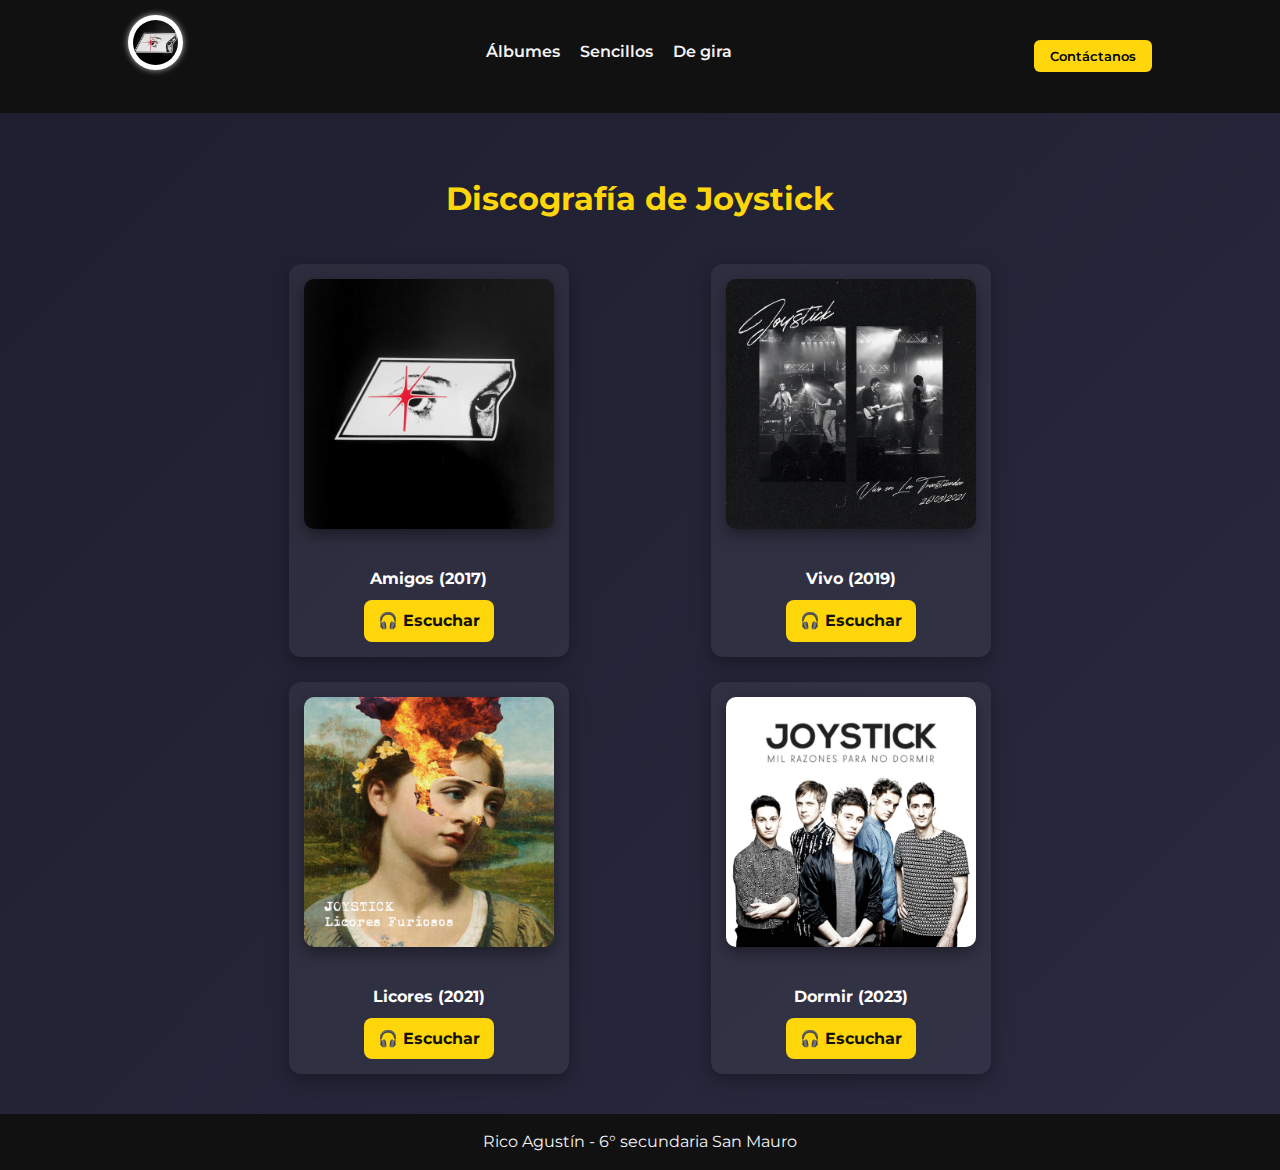
<file: album.html>
<!DOCTYPE html>
<html lang="es">

<head>
  <meta charset="UTF-8">
  <meta name="viewport" content="width=device-width, initial-scale=1.0">
  <title>Joystick - Álbumes</title>
  <link rel="stylesheet" href="estilos/album.css">
</head>

<body>
  <header class="header">
    <div class="logo"><a href="index.html"><img src="img/logo.jpg" alt="Logo de la banda Joystick"></a></div>
    <nav>
      <ul class="nav-links">
        <li><a href="album.html">Álbumes</a></li>
        <li><a href="sencillos.html">Sencillos</a></li>
        <li><a href="gira.html">De gira</a></li>
      </ul>
    </nav>
    <a href="form.html" class="boton"><button>Contáctanos</button></a>
  </header>

  <main>
    <h1>Discografía de Joystick</h1>
    <div class="fotos">
      <div class="album">
        <img src="img/amigos.jpg" alt="Álbum Amigos">
        <div class="overlay">
          <p>Incluye: “Volviendo al Principio”</p>
        </div>
        <h3>Amigos (2017)</h3>
        <a href="https://open.spotify.com/intl-es/album/32tPjI13s2DMBQvLDtMVUB" target="_blank" class="listen-btn">🎧 Escuchar</a>
      </div>

      <div class="album">
        <img src="img/vivo.jpg" alt="Álbum Vivo">
        <div class="overlay">
          <p>Grabado en vivo en Teatro Sony</p>
        </div>
        <h3>Vivo (2019)</h3>
        <a href="https://open.spotify.com/intl-es/artist/4jLnkyQUqdN35FQGBPAhji" target="_blank" class="listen-btn">🎧 Escuchar</a>
      </div>

      <div class="album">
        <img src="img/licores.jpg" alt="Álbum Licores">
        <div class="overlay">
          <p>Incluye: “Salida en TV”, “Lo Prendo Fuego”</p>
        </div>
        <h3>Licores (2021)</h3>
        <a href="https://open.spotify.com/intl-es/album/6640ugP2pnF9cej3WRQEnM" target="_blank" class="listen-btn">🎧 Escuchar</a>
      </div>

      <div class="album">
        <img src="img/dormir.jpg" alt="Álbum Dormir">
        <div class="overlay">
          <p>Último lanzamiento, con sonido renovado</p>
        </div>
        <h3>Dormir (2023)</h3>
        <a href="https://open.spotify.com/intl-es/album/6J7jfKcE1mgfQJVXZr0YL5" target="_blank" class="listen-btn">🎧 Escuchar</a>
      </div>
    </div>
  </main>

  <footer>
    <p>Rico Agustín - 6° secundaria San Mauro</p>
  </footer>
</body>

</html>
</file>
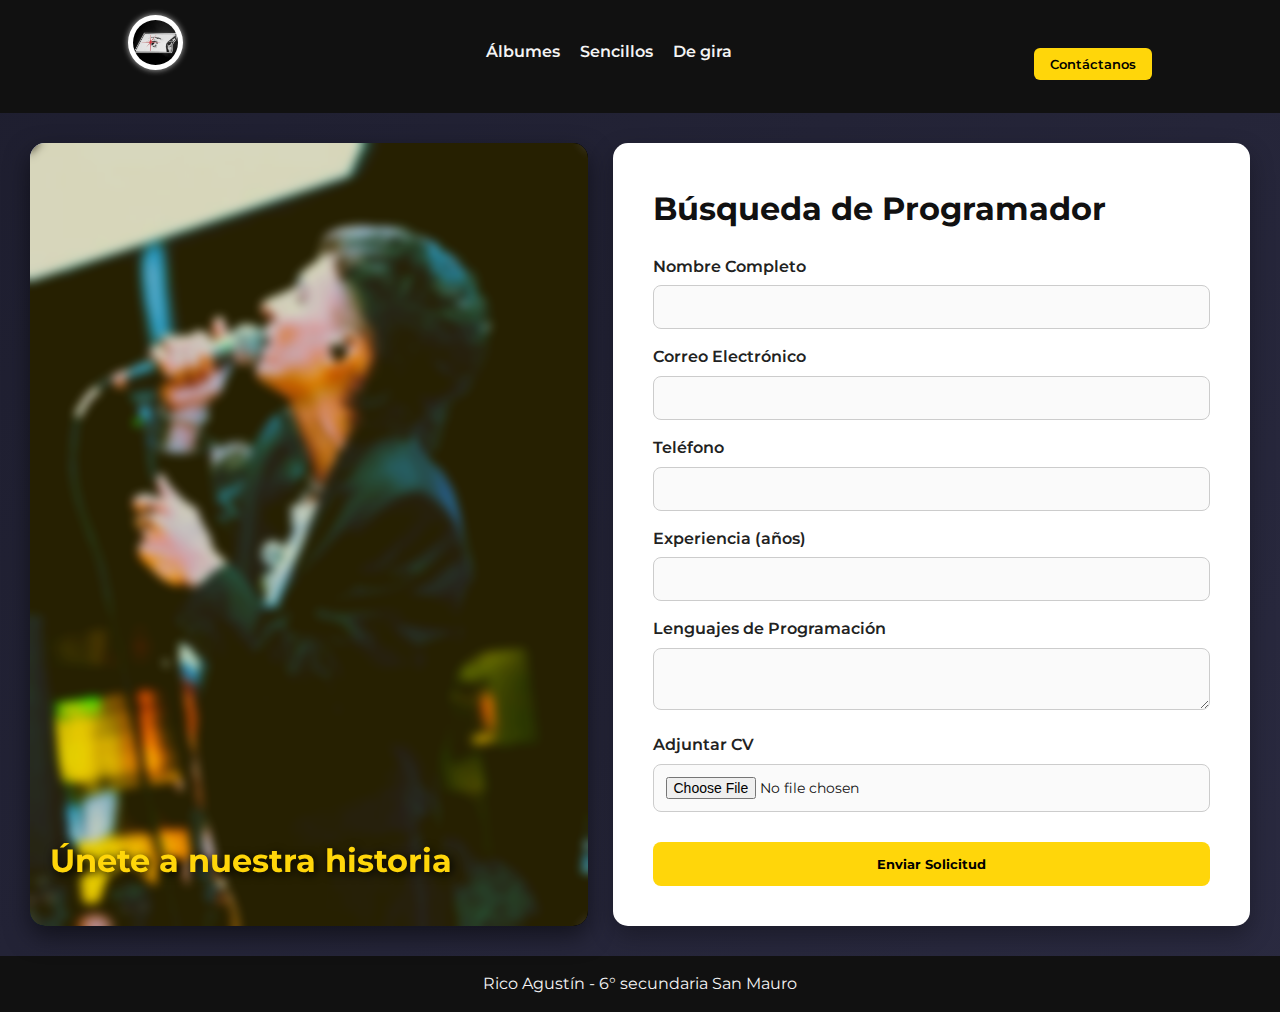
<file: form.html>
<!DOCTYPE html>
<html lang="es">

<head>
  <meta charset="UTF-8">
  <meta name="viewport" content="width=device-width, initial-scale=1.0">
  <title>Joystick - Contacto</title>
  <link rel="stylesheet" href="estilos/form.css">
</head>

<body>
  <header class="header">
    <div class="logo"><a href="index.html"><img src="img/logo.jpg" alt="Logo de la banda Joystick"></a></div>
    <nav>
      <ul class="nav-links">
        <li><a href="album.html">Álbumes</a></li>
        <li><a href="sencillos.html">Sencillos</a></li>
        <li><a href="gira.html">De gira</a></li>
      </ul>
    </nav>
    <a href="form.html" class="boton"><button>Contáctanos</button></a>
  </header>

  <main class="form-section">
    <!-- Imagen lateral -->
    <div class="form-image">
      <img src="img/form.jpg" alt="Imagen representativa de Joystick">
      <div class="overlay"></div>
      <h2 class="overlay-text">Únete a nuestra historia</h2>
    </div>

    <!-- Formulario -->
    <div class="form-container">
      <h1>Búsqueda de Programador</h1>
      <form>
        <div class="form-group">
          <label for="nombre">Nombre Completo</label>
          <input type="text" id="nombre" name="nombre" required>
        </div>

        <div class="form-group">
          <label for="email">Correo Electrónico</label>
          <input type="email" id="email" name="email" required>
        </div>

        <div class="form-group">
          <label for="telefono">Teléfono</label>
          <input type="tel" id="telefono" name="telefono" required>
        </div>

        <div class="form-group">
          <label for="experiencia">Experiencia (años)</label>
          <input type="number" id="experiencia" name="experiencia" min="0" required>
        </div>

        <div class="form-group">
          <label for="lenguajes">Lenguajes de Programación</label>
          <textarea id="lenguajes" name="lenguajes"></textarea>
        </div>

        <div class="form-group">
          <label for="cv">Adjuntar CV</label>
          <input type="file" id="cv" name="cv" accept=".pdf,.doc,.docx">
        </div>

        <button type="submit">Enviar Solicitud</button>
      </form>
    </div>
  </main>

  <footer>
    <p>Rico Agustín - 6° secundaria San Mauro</p>
  </footer>
</body>

</html>
</file>
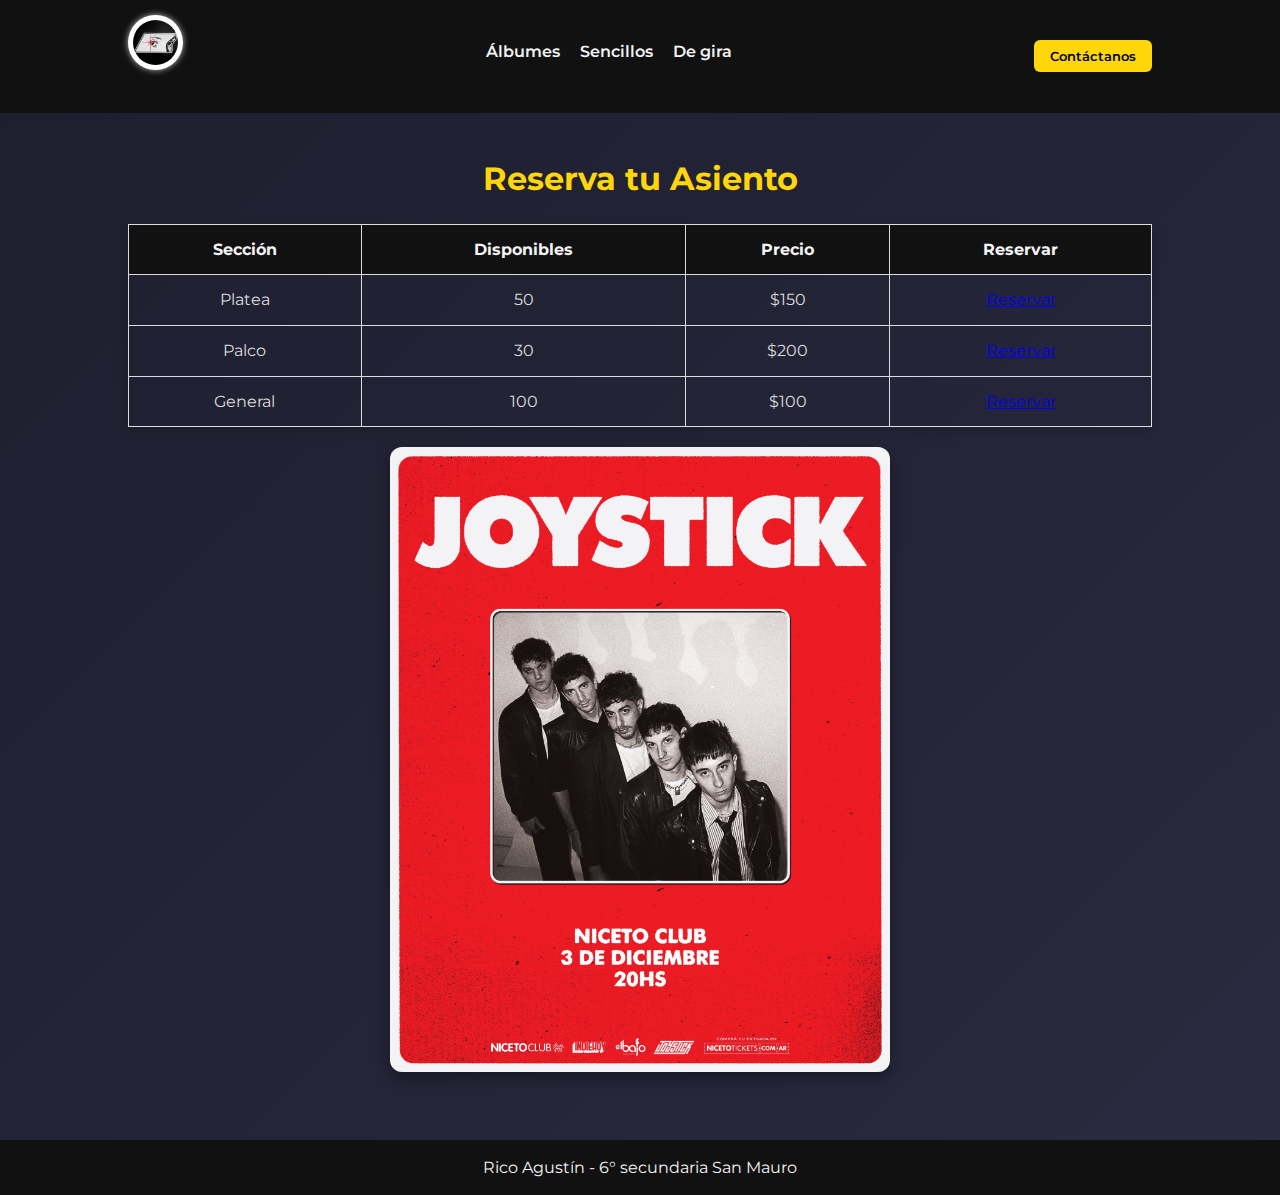
<file: gira.html>
<!DOCTYPE html>
<html lang="es">

<head>
  <meta charset="UTF-8">
  <meta name="viewport" content="width=device-width, initial-scale=1.0">
  <title>Joystick - Gira</title>
  <link rel="stylesheet" href="estilos/gira.css">
</head>

<body>
  <header class="header">
    <div class="logo"><a href="index.html"><img src="img/logo.jpg" alt="Logo de la banda Joystick"></a></div>
    <nav>
      <ul class="nav-links">
        <li><a href="album.html">Álbumes</a></li>
        <li><a href="sencillos.html">Sencillos</a></li>
        <li><a href="gira.html">De gira</a></li>
      </ul>
    </nav>
    <a href="form.html" class="boton"><button>Contáctanos</button></a>
  </header>

  <main class="theater">
    <h1>Reserva tu Asiento</h1>
    <table>
      <thead>
        <tr>
          <th>Sección</th>
          <th>Disponibles</th>
          <th>Precio</th>
          <th>Reservar</th>
        </tr>
      </thead>
      <tbody>
        <tr><td>Platea</td><td>50</td><td>$150</td><td><a href="https://www.google.com/aclk?sa=L&ai=DChsSEwiGmoyBs_SQAxUrQEgAHcaKDMYYACICCAEQABoCY2U&co=1&gclid=Cj0KCQiA5uDIBhDAARIsAOxj0CENjgeTfHh0F_EQIuTqoYcIEAo8ikLxPaptEMUrxnS0lbsbTvN1B5AaAry_EALw_wcB&cid=[base64]&cce=2&sig=AOD64_3_xpm4x16EuH0P3kR50epMQVqvfw&q&adurl&ved=2ahUKEwjkkYeBs_SQAxWSDbkGHQyOCiwQ0Qx6BAgLEAE">Reservar</a></td></tr>
        <tr><td>Palco</td><td>30</td><td>$200</td><td><a href="https://www.google.com/aclk?sa=L&ai=DChsSEwiGmoyBs_SQAxUrQEgAHcaKDMYYACICCAEQABoCY2U&co=1&gclid=Cj0KCQiA5uDIBhDAARIsAOxj0CENjgeTfHh0F_EQIuTqoYcIEAo8ikLxPaptEMUrxnS0lbsbTvN1B5AaAry_EALw_wcB&cid=[base64]&cce=2&sig=AOD64_3_xpm4x16EuH0P3kR50epMQVqvfw&q&adurl&ved=2ahUKEwjkkYeBs_SQAxWSDbkGHQyOCiwQ0Qx6BAgLEAE">Reservar</a></td></tr>
        <tr><td>General</td><td>100</td><td>$100</td><td><a href="https://www.google.com/aclk?sa=L&ai=DChsSEwiGmoyBs_SQAxUrQEgAHcaKDMYYACICCAEQABoCY2U&co=1&gclid=Cj0KCQiA5uDIBhDAARIsAOxj0CENjgeTfHh0F_EQIuTqoYcIEAo8ikLxPaptEMUrxnS0lbsbTvN1B5AaAry_EALw_wcB&cid=[base64]&cce=2&sig=AOD64_3_xpm4x16EuH0P3kR50epMQVqvfw&q&adurl&ved=2ahUKEwjkkYeBs_SQAxWSDbkGHQyOCiwQ0Qx6BAgLEAE">Reservar</a></td></tr>
      </tbody>
    </table>
    <img src="img/gira.jpeg" alt="Cartel de la gira de Joystick">
  </main>

  <footer>
    <p>Rico Agustín - 6° secundaria San Mauro</p>
  </footer>
</body>

</html>
</file>
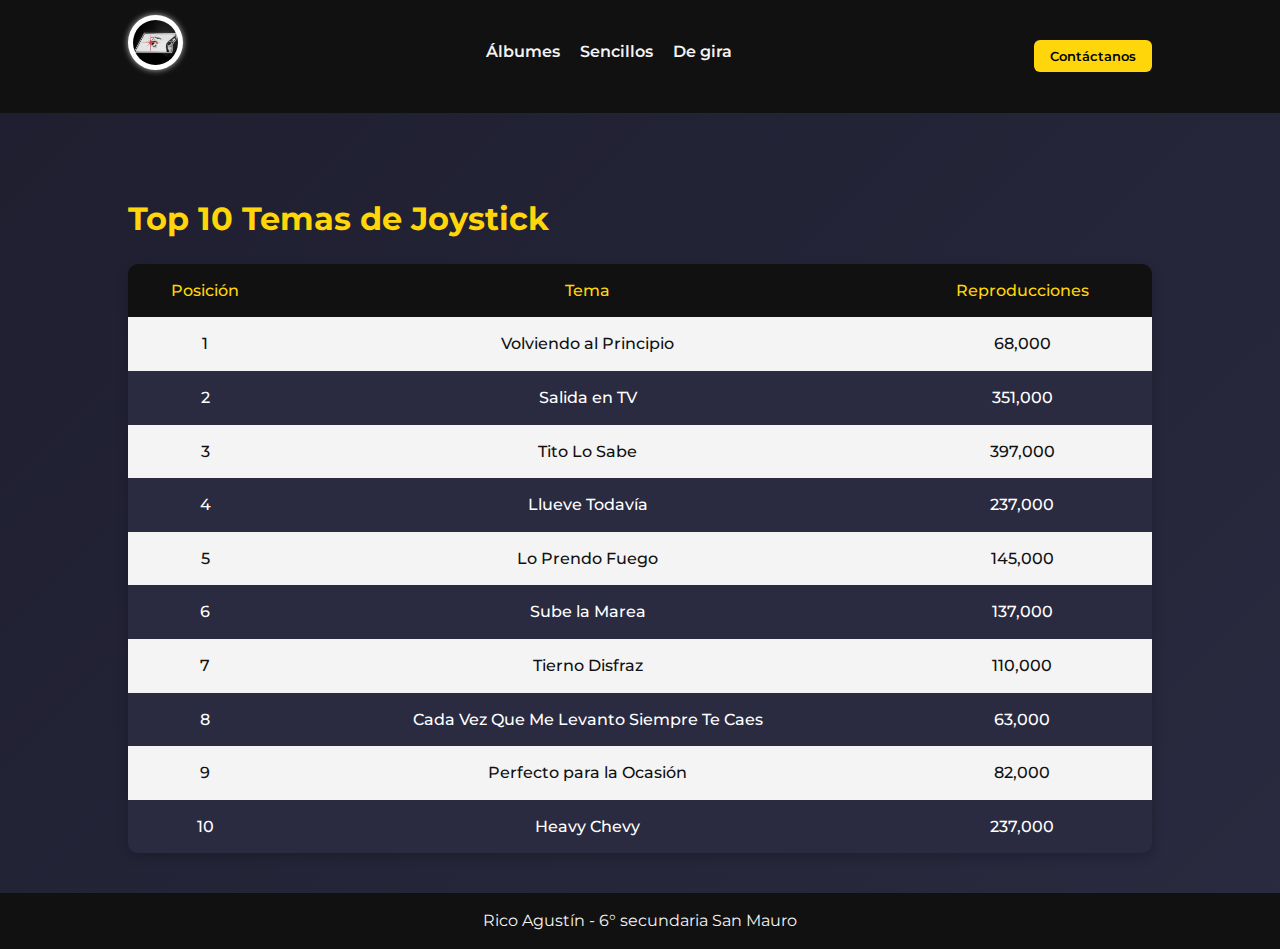
<file: sencillos.html>
<!DOCTYPE html>
<html lang="es">

<head>
  <meta charset="UTF-8">
  <meta name="viewport" content="width=device-width, initial-scale=1.0">
  <title>Joystick - Sencillos</title>
  <link rel="stylesheet" href="estilos/sencillo.css">
</head>

<body>
  <header class="header">
    <div class="logo"><a href="index.html"><img src="img/logo.jpg" alt="Logo de la banda Joystick"></a></div>
    <nav>
      <ul class="nav-links">
        <li><a href="album.html">Álbumes</a></li>
        <li><a href="sencillos.html">Sencillos</a></li>
        <li><a href="gira.html">De gira</a></li>
      </ul>
    </nav>
    <a href="form.html" class="boton"><button>Contáctanos</button></a>
  </header>

  <main class="table-container">
    <h1>Top 10 Temas de Joystick</h1>
    <table>
      <thead>
        <tr>
          <th>Posición</th>
          <th>Tema</th>
          <th>Reproducciones</th>
        </tr>
      </thead>
      <tbody>
        <tr><td>1</td><td>Volviendo al Principio</td><td>68,000</td></tr>
        <tr><td>2</td><td>Salida en TV</td><td>351,000</td></tr>
        <tr><td>3</td><td>Tito Lo Sabe</td><td>397,000</td></tr>
        <tr><td>4</td><td>Llueve Todavía</td><td>237,000</td></tr>
        <tr><td>5</td><td>Lo Prendo Fuego</td><td>145,000</td></tr>
        <tr><td>6</td><td>Sube la Marea</td><td>137,000</td></tr>
        <tr><td>7</td><td>Tierno Disfraz</td><td>110,000</td></tr>
        <tr><td>8</td><td>Cada Vez Que Me Levanto Siempre Te Caes</td><td>63,000</td></tr>
        <tr><td>9</td><td>Perfecto para la Ocasión</td><td>82,000</td></tr>
        <tr><td>10</td><td>Heavy Chevy</td><td>237,000</td></tr>
      </tbody>
    </table>
  </main>

  <footer>
    <p>Rico Agustín - 6° secundaria San Mauro</p>
  </footer>
</body>

</html>
</file>
<file: estilos/album.css>
@import url('style.css');

/* Título */
main h1 {
  text-align: center;
  color: var(--color-secundario);
  margin: 20px 0 40px;
  font-size: 2rem;
}

/* Dos columnas */
.fotos {
  display: grid;
  grid-template-columns: repeat(2, 1fr); 
  gap: 25px;
  padding: 0 10%;
  justify-items: center;
}

/* Cada álbum */
.album {
  position: relative;
  text-align: center;
  background: rgba(255,255,255,0.05);
  border-radius: 12px;
  padding: 15px;
  transition: transform 0.3s;
  overflow: hidden;
  box-shadow: 0 6px 18px rgba(0,0,0,0.35);
  max-width: 280px;
  width: 100%;
}

.album img {
  width: 100%;
  border-radius: 10px;
  transition: transform 0.3s ease;
}

.album:hover img {
  transform: scale(1.05);
}

/* Overlay con info al hover */
.overlay {
  position: absolute;
  bottom: 65px;
  left: 0;
  right: 0;
  background: rgba(0,0,0,0.7);
  color: white;
  padding: 8px;
  font-size: 0.85rem;
  opacity: 0;
  transition: opacity 0.3s;
}

.album:hover .overlay {
  opacity: 1;
}


.album h3 {
  margin-top: 10px;
  font-size: 1rem;
  color: white;
}

/* Botón de escuchar */
.listen-btn {
  display: inline-block;
  margin-top: 8px;
  padding: 8px 14px;
  background: var(--color-secundario);
  color: #111;
  border-radius: 8px;
  font-weight: bold;
  text-decoration: none;
  transition: 0.3s;
}

.listen-btn:hover {
  background: var(--color-hover);
  color: white;
}
</file>
<file: estilos/form.css>
@import url('style.css');

.form-section {
  display: flex;
  min-height: 90vh;
  gap: 25px; 
  padding: 30px;
}


.form-image {
  flex: 1;
  position: relative;
  border-radius: 15px;
  overflow: hidden;
  box-shadow: 0px 10px 25px rgba(0,0,0,0.5);
}

.form-image img {
  width: 100%;
  height: 100%;
  object-fit: cover;
  filter: brightness(0.8) contrast(1.2) saturate(1.3);
  transform: scale(1.05);
  transition: transform 0.5s ease, filter 0.5s ease;
}

.form-image:hover img {
  transform: scale(1.12);
  filter: brightness(1) contrast(1.3) saturate(1.5);
}

/* Overlay con efecto vidrio */
.form-image .overlay {
  position: absolute;
  top: 0;
  left: 0;
  width: 100%;
  height: 100%;
  background: rgba(255, 214, 10, 0.15);
  backdrop-filter: blur(5px);
}

/* Texto sobre la imagen */
.overlay-text {
  position: absolute;
  bottom: 20px;
  left: 20px;
  color: var(--color-secundario);
  font-size: 2rem;
  font-weight: 700;
  text-shadow: 2px 2px 10px black;
}

/* Formulario */
.form-container {
  flex: 1;
  background: white;
  color: #111; 
  padding: 40px;
  border-radius: 15px;
  box-shadow: 0px 10px 25px rgba(0,0,0,0.3);
  display: flex;
  flex-direction: column;
  justify-content: center;
}

.form-container h1 {
  margin-bottom: 20px;
  color: var(--color-primario);
}

.form-group {
  margin-bottom: 15px;
}

label {
  display: block;
  font-weight: 600;
  margin-bottom: 6px;
  color: #222;
}

input, textarea {
  width: 100%;
  padding: 12px;
  border-radius: 8px;
  border: 1px solid #ccc;
  font-size: 14px;
  background: #fafafa;
  transition: all 0.3s;
}

input:focus, textarea:focus {
  border: 1px solid var(--color-secundario);
  background: #fff;
  outline: none;
}

button {
  margin-top: 15px;
  width: 100%;
  background: var(--color-secundario);
  color: black;
  border: none;
  padding: 14px;
  border-radius: 8px;
  font-weight: 700;
  cursor: pointer;
  transition: 0.3s;
}

button:hover {
  background: var(--color-hover);
  color: white;
}

/* Responsive */
@media (max-width: 900px) {
  .form-section {
    flex-direction: column;
    padding: 15px;
    gap: 15px;
  }
  .form-image, .form-container {
    flex: none;
    width: 100%;
    height: auto;
  }
}
</file>
<file: estilos/gira.css>
@import url('style.css');

.theater {
  text-align: center;
}

table {
  width: 100%;
  margin-top: 20px;
  border-collapse: collapse;
  box-shadow: 0px 4px 10px rgba(0,0,0,0.15);
}

th, td {
  padding: 12px;
  border: 1px solid #ddd;
}

thead {
  background: var(--color-primario);
  color: var(--color-texto);
}

tbody tr:hover {
  background: var(--color-secundario);
  color: white;
}

.theater img {
  margin-top: 20px;
  max-width: 500px;
  width: 100%;
  border-radius: 12px;
}
</file>
<file: estilos/sencillo.css>
@import url('style.css');

.table-container {
  margin-top: 40px;
}

table {
  width: 100%;
  border-collapse: collapse;
  border-radius: 10px;
  overflow: hidden;
  box-shadow: 0px 4px 12px rgba(0,0,0,0.2);
}

thead {
  background: var(--color-primario);
  color: var(--color-secundario);
}

th, td {
  padding: 14px;
  text-align: center;
  font-weight: 500;
}

/* Alternar filas para más legibilidad */
tbody tr:nth-child(even) {
  background: #2a2a40;
  color: white;
}

tbody tr:nth-child(odd) {
  background: #f4f4f4;
  color: #111;
}

tbody tr:hover {
  background: var(--color-hover);
  color: white;
  transition: 0.3s;
}
</file>
